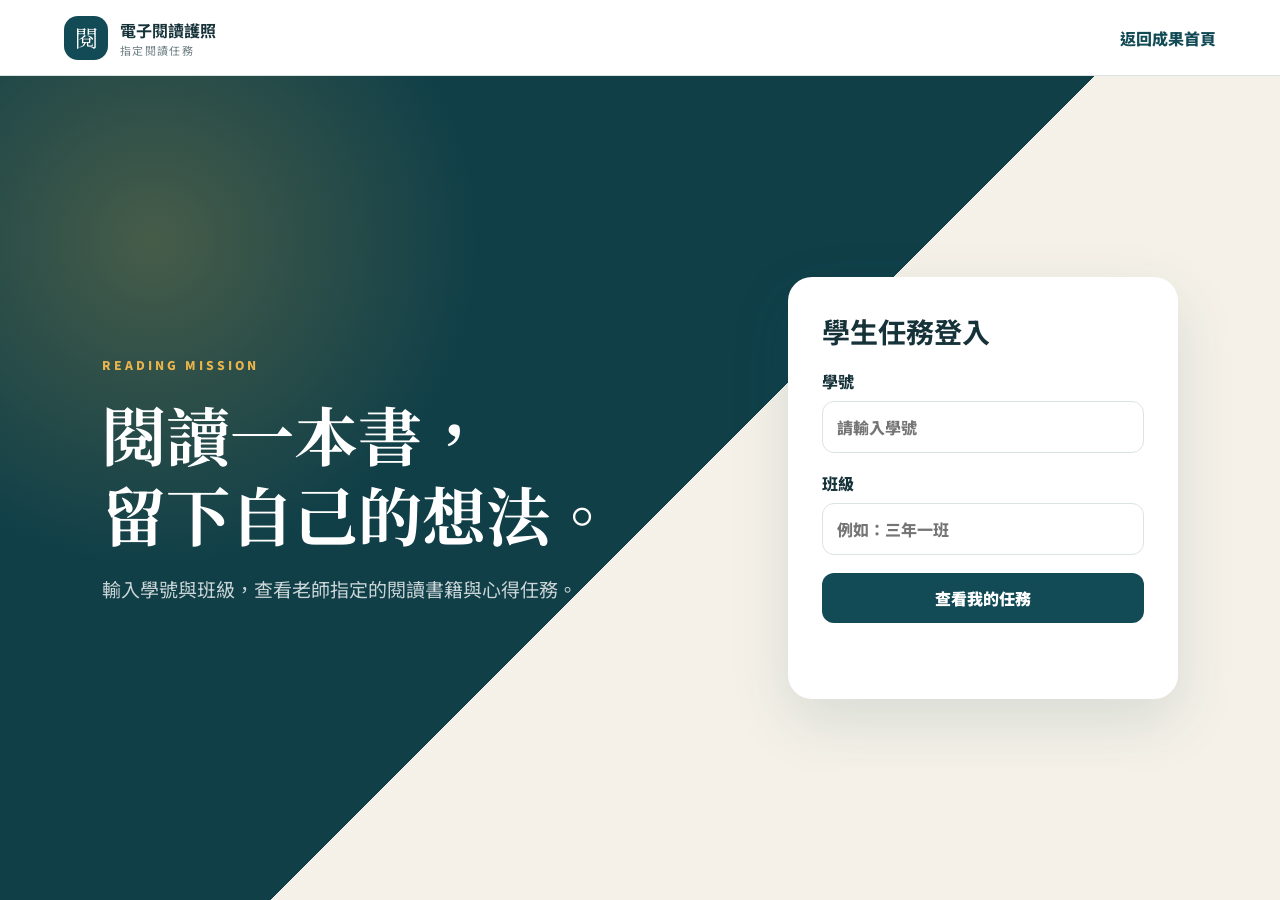
<file: student-tasks.html>
<!doctype html>
<html lang="zh-Hant">
<head>
  <meta charset="utf-8">
  <meta name="viewport" content="width=device-width,initial-scale=1">
  <meta name="theme-color" content="#124b55">
  <title>閱讀護照｜指定閱讀任務</title>
  <link rel="preconnect" href="https://fonts.googleapis.com">
  <link rel="preconnect" href="https://fonts.gstatic.com" crossorigin>
  <link href="https://fonts.googleapis.com/css2?family=Noto+Sans+TC:wght@400;500;600;700;800;900&family=Noto+Serif+TC:wght@700;900&display=swap" rel="stylesheet">
  <link rel="stylesheet" href="student-tasks.css">
  <script src="config.js" defer></script>
  <script src="student-tasks.js" defer></script>
</head>
<body>
  <header class="site-header">
    <a class="brand" href="index.html"><span>閱</span><div><strong>電子閱讀護照</strong><small>指定閱讀任務</small></div></a>
    <a class="home-link" href="index.html">返回成果首頁</a>
  </header>

  <main>
    <section id="studentLogin" class="hero">
      <div class="hero-copy">
        <span class="eyebrow">READING MISSION</span>
        <h1>閱讀一本書，<br>留下自己的想法。</h1>
        <p>輸入學號與班級，查看老師指定的閱讀書籍與心得任務。</p>
      </div>
      <form id="studentLoginForm" class="login-card">
        <h2>學生任務登入</h2>
        <label>學號<input id="studentId" required autocomplete="username" placeholder="請輸入學號"></label>
        <label>班級<input id="studentClass" required placeholder="例如：三年一班"></label>
        <button type="submit">查看我的任務</button>
        <p id="loginMessage" class="message"></p>
      </form>
    </section>

    <section id="studentApp" class="student-app" hidden>
      <div class="student-banner">
        <div><span class="eyebrow">MY READING TASKS</span><h1 id="studentWelcome">我的閱讀任務</h1><p id="studentMeta"></p></div>
        <button id="studentLogout">切換學生</button>
      </div>
      <div class="summary-row">
        <article><span>指定任務</span><strong id="taskTotal">0</strong></article>
        <article><span>待審核</span><strong id="taskPending">0</strong></article>
        <article><span>已完成篇數</span><strong id="taskApproved">0</strong></article>
        <article><span>退回修改</span><strong id="taskRejected">0</strong></article>
      </div>
      <div id="taskList" class="task-list"></div>
    </section>
  </main>

  <dialog id="submissionDialog">
    <form id="submissionForm">
      <div class="dialog-head"><div><span>SUBMIT REVIEW</span><h2 id="submissionTitle">繳交閱讀心得</h2></div><button type="button" id="submissionClose">×</button></div>
      <div id="taskDetail" class="task-detail"></div>
      <input id="submissionTaskId" type="hidden">
      <label>心得標題<input id="reviewTitle" maxlength="80" required></label>
      <label>實際閱讀頁數<input id="reviewPages" type="number" min="0" max="9999" required></label>
      <label>閱讀心得<textarea id="reviewContent" rows="10" minlength="30" required placeholder="請寫下書中內容、最有感受的段落，以及自己的想法（至少 30 字）"></textarea></label>
      <label class="checkbox"><input id="reviewPublic" type="checkbox">審核通過後，同意在成果首頁公開（姓名將遮罩）</label>
      <div id="teacherFeedback" class="feedback" hidden></div>
      <div class="dialog-actions"><button type="button" id="submissionCancel">取消</button><button type="submit">送出給老師審核</button></div>
    </form>
  </dialog>
  <div id="toast" class="toast"></div>
</body>
</html>
</file>
<file: student-tasks.css>
:root{--ink:#17333a;--muted:#6d7f82;--primary:#124b55;--teal:#0b6971;--gold:#e9b44c;--paper:#f5f1e8;--line:#dbe4e2;--white:#fff;--danger:#ad463a;--shadow:0 22px 60px rgba(18,75,85,.13)}*{box-sizing:border-box}body{margin:0;background:#f3f6f3;color:var(--ink);font-family:"Noto Sans TC",sans-serif}button,input,textarea{font:inherit}.site-header{height:76px;padding:0 clamp(20px,5vw,70px);display:flex;align-items:center;justify-content:space-between;background:#fff;border-bottom:1px solid var(--line)}.brand{display:flex;align-items:center;gap:12px;text-decoration:none;color:var(--ink)}.brand>span{width:44px;height:44px;border-radius:14px;background:var(--primary);color:#fff;display:grid;place-items:center;font-family:"Noto Serif TC";font-size:23px}.brand strong,.brand small{display:block}.brand small{color:var(--muted);font-size:11px;letter-spacing:.12em}.home-link{color:var(--primary);font-weight:800;text-decoration:none}.hero{min-height:calc(100vh - 76px);display:grid;grid-template-columns:1.2fr .8fr;align-items:center;gap:8vw;padding:8vw;background:radial-gradient(circle at 12% 20%,rgba(233,180,76,.25),transparent 25%),linear-gradient(135deg,#103f48 0 52%,#f5f1e8 52%)}.hero-copy{color:#fff;max-width:700px}.eyebrow{font-size:12px;letter-spacing:.25em;font-weight:900;color:var(--gold)}.hero h1,.student-banner h1{font-family:"Noto Serif TC";font-size:clamp(40px,5vw,72px);line-height:1.25;margin:18px 0}.hero-copy p{font-size:19px;line-height:1.8;color:rgba(255,255,255,.78)}.login-card{background:#fff;border-radius:24px;padding:34px;box-shadow:var(--shadow);display:grid;gap:18px}.login-card h2{font-size:28px;margin:0}.login-card label,#submissionForm>label{display:grid;gap:8px;font-weight:800}.login-card input,#submissionForm input,#submissionForm textarea{width:100%;border:1px solid var(--line);border-radius:12px;padding:13px 14px;color:var(--ink)}.login-card button,.dialog-actions button:last-child{border:0;border-radius:12px;background:var(--primary);color:#fff;padding:13px 16px;font-weight:900;cursor:pointer}.message{min-height:24px;margin:0;color:var(--danger)}.student-app{padding:42px clamp(18px,5vw,70px) 70px}.student-banner{border-radius:28px;padding:36px 40px;color:#fff;background:linear-gradient(130deg,#103f48,#087078);display:flex;align-items:center;justify-content:space-between;box-shadow:var(--shadow)}.student-banner h1{font-size:38px;margin:9px 0}.student-banner p{margin:0;color:rgba(255,255,255,.72)}.student-banner button{background:rgba(255,255,255,.12);border:1px solid rgba(255,255,255,.25);color:#fff;border-radius:11px;padding:10px 14px}.summary-row{display:grid;grid-template-columns:repeat(4,1fr);gap:16px;margin:24px 0}.summary-row article{background:#fff;border-radius:18px;padding:20px;border:1px solid #e3ebe8}.summary-row span{display:block;color:var(--muted);font-size:13px}.summary-row strong{font-size:34px}.task-list{display:grid;grid-template-columns:repeat(3,1fr);gap:20px}.task-card{background:#fff;border:1px solid #e2eae7;border-radius:22px;padding:24px;box-shadow:0 12px 34px rgba(23,51,58,.07);display:flex;flex-direction:column}.task-card .scope{align-self:flex-start;background:#e3f1ef;color:var(--primary);font-weight:900;border-radius:999px;padding:6px 10px;font-size:12px}.task-card h2{font-family:"Noto Serif TC";font-size:24px;margin:16px 0 7px}.task-card .book{font-weight:900;color:var(--teal)}.task-card p{color:var(--muted);line-height:1.7;flex:1}.task-meta{border-top:1px solid var(--line);padding-top:14px;display:grid;gap:6px;font-size:13px}.task-card button{margin-top:16px;border:0;border-radius:11px;padding:11px;background:var(--primary);color:#fff;font-weight:900;cursor:pointer}.task-card button[disabled]{background:#c6d1ce;cursor:not-allowed}.badge{display:inline-flex;border-radius:999px;padding:5px 9px;font-size:12px;font-weight:900}.badge.pending{background:#fff1d4;color:#865700}.badge.approved{background:#ddf2e7;color:#176b48}.badge.rejected{background:#fde3de;color:#a23d32}.badge.none{background:#edf2f0;color:#61716f}dialog{width:min(760px,94vw);border:0;border-radius:22px;padding:0;box-shadow:0 35px 100px rgba(0,0,0,.28)}dialog::backdrop{background:rgba(7,29,34,.62)}dialog form{padding:26px;display:grid;gap:17px}.dialog-head{display:flex;align-items:flex-start;justify-content:space-between;border-bottom:1px solid var(--line);padding-bottom:16px}.dialog-head span{font-size:11px;color:var(--danger);letter-spacing:.2em;font-weight:900}.dialog-head h2{margin:4px 0}.dialog-head button{border:0;border-radius:50%;width:36px;height:36px;font-size:22px}.task-detail{background:var(--paper);border-radius:14px;padding:16px;line-height:1.7}.checkbox{grid-template-columns:auto 1fr!important;align-items:center}.checkbox input{width:auto!important}.feedback{background:#fff0ed;border-left:4px solid var(--danger);padding:14px;border-radius:8px;line-height:1.7}.dialog-actions{display:flex;justify-content:flex-end;gap:10px;border-top:1px solid var(--line);padding-top:16px}.dialog-actions button{border:1px solid var(--line);border-radius:10px;padding:10px 15px;background:#fff;font-weight:800}.toast{position:fixed;right:24px;bottom:24px;padding:13px 18px;background:var(--ink);color:#fff;border-radius:12px;opacity:0;transform:translateY(12px);transition:.2s;z-index:99}.toast.show{opacity:1;transform:none}@media(max-width:920px){.hero{grid-template-columns:1fr;background:linear-gradient(155deg,#103f48 0 55%,#f5f1e8 55%);padding:50px 8vw}.summary-row{grid-template-columns:1fr 1fr}.task-list{grid-template-columns:1fr 1fr}}@media(max-width:640px){.site-header{padding:0 16px}.brand small{display:none}.hero{padding:42px 18px}.hero h1{font-size:39px}.login-card{padding:24px}.student-app{padding:22px 14px 50px}.student-banner{padding:26px 22px;align-items:flex-start;gap:18px}.student-banner h1{font-size:28px}.summary-row,.task-list{grid-template-columns:1fr}.summary-row{grid-template-columns:1fr 1fr}.summary-row article{padding:16px}.home-link{font-size:13px}}
</file>
